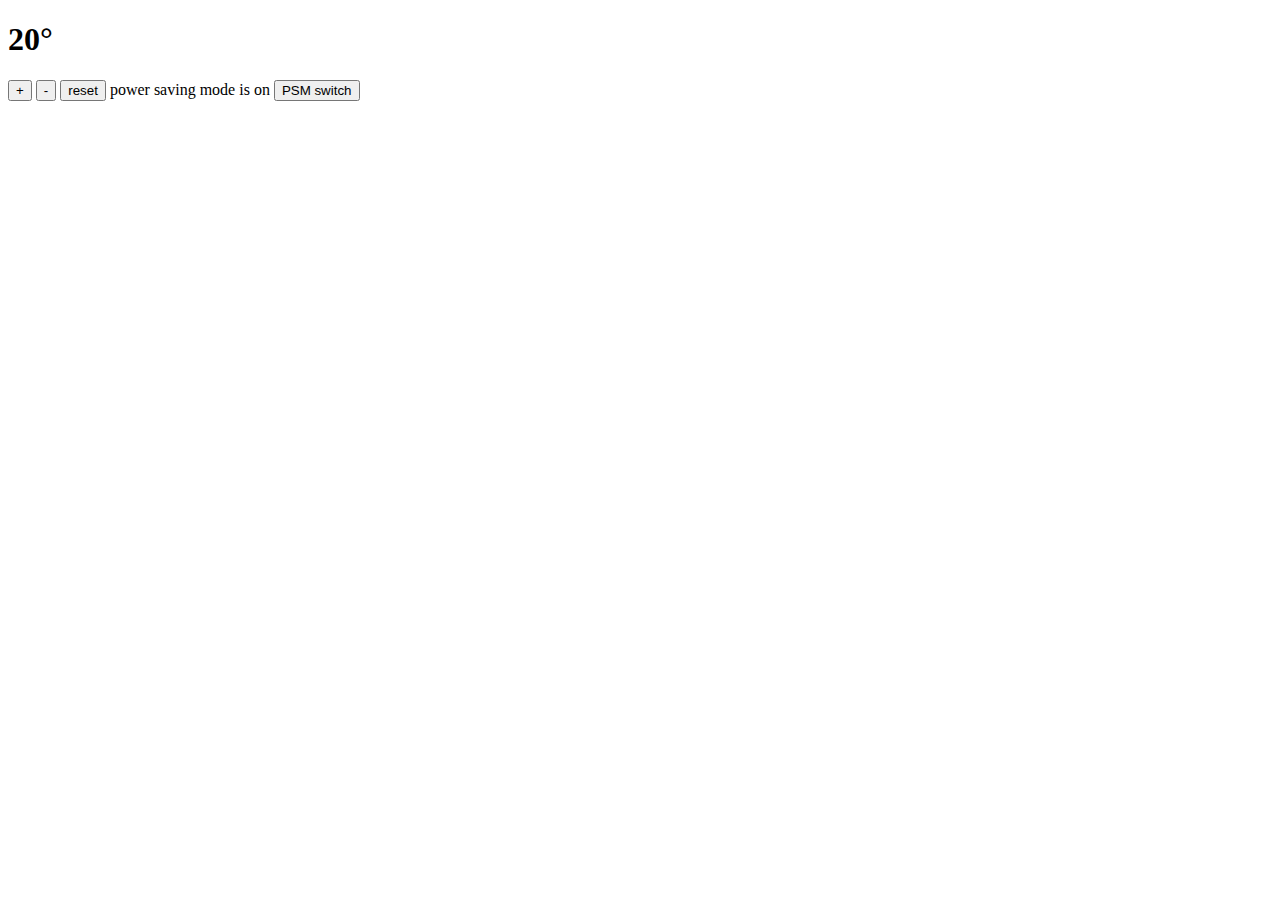
<file: index.html>
<!DOCTYPE html>
<html>
  <head>
    <title>Thermostat</title>
    <link rel="stylesheet" href="stylesheet.css">
  </head>
  <body>
    <section>
      <h1 id="thermostat-temperature"></h1>
      <p>
        <button id="temperature-up">+</button>
        <button id="temperature-down">-</button>
        <button id="temperature-reset">reset</button>
        power saving mode is <span id="power-saving-status">on</span>
        <button id="powersaving-switch"> PSM switch </button>
      </p>
    </section>
    <script src="src/jquery-3.6.0.min.js"></script>
    <script src="src/thermostat.js"></script>
    <script src="src/interface.js"></script>

  </body>
</html>
</file>
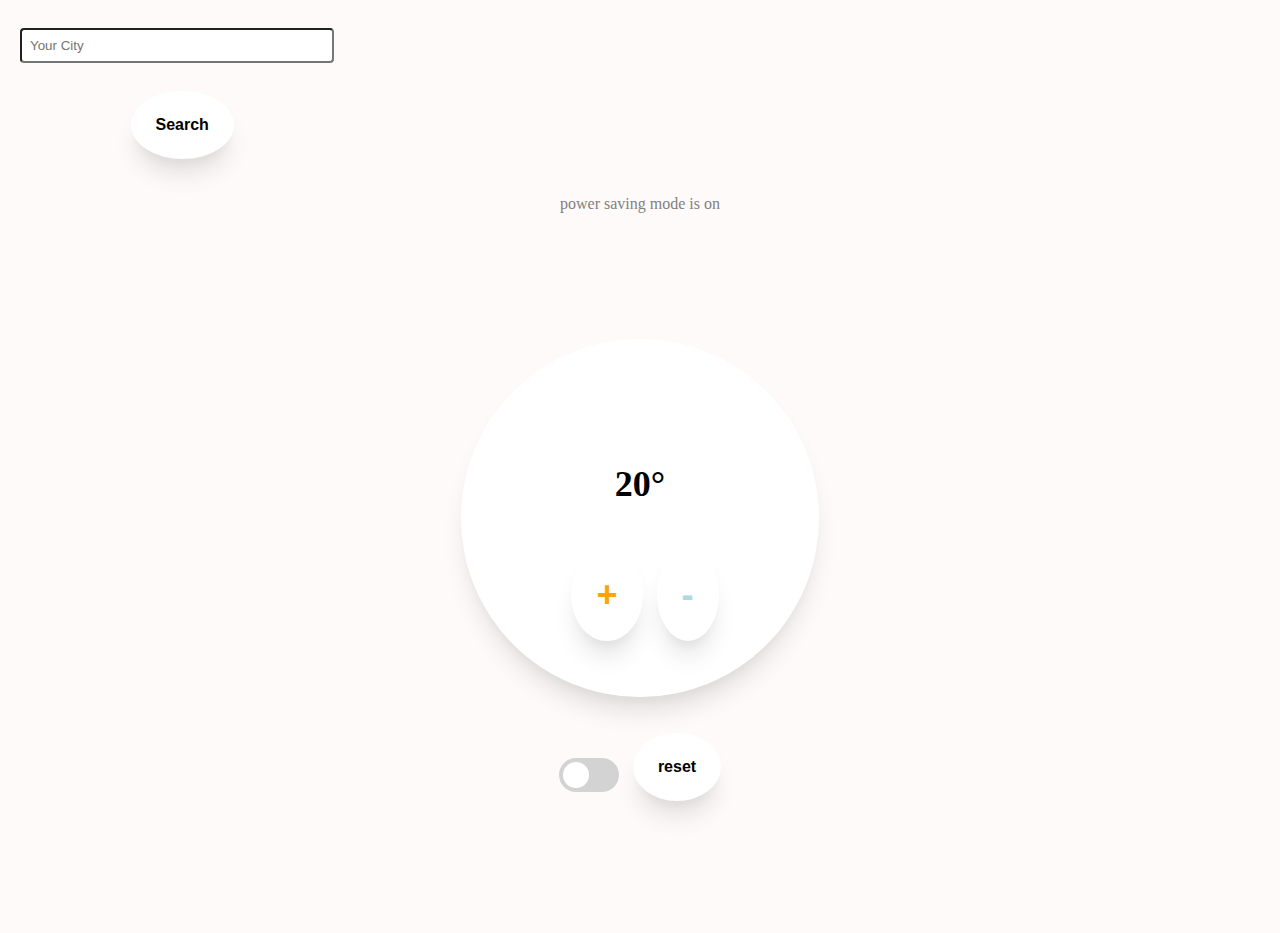
<file: thermostatly.js-master/index.html>
<!DOCTYPE html>
<html>
  <head>
    <title>Thermostat</title>
    <link rel="stylesheet" href="stylesheet.css">
    <meta charset="utf-8" />
  </head>
  <body>

    <form>
      <input type="text" name="select-city" id="select-city" placeholder="Your City">
      <input type="submit" name="select-city-submit" id="select-city-submit" value="Search">
    </form>
      <p style="color: grey" >power saving mode is <span id="power-saving-status">on</span></p>
    <section class="thermostat-wrapper">


    <section class="thermostat-body">
      <h1 id="thermostat-temperature" style="font-size:36px"></h1>

      <p>
        <button id="temperature-up">+</button>
        <button id="temperature-down">-</button>
      </p>
    </section>

        <p>
          <label class="switch">
            <input type="checkbox" id="checkbox">
            <span class="slider round"></span>
         </label>
         <button id="temperature-reset">reset</button>
        </p>

      <section class="weather-wrapper">
        <span id="current-city"></span> <span id="current-temperature"></span>

      </section>

    </section>
      <script src="src/env.js"></script>
    <script src="src/jquery-3.6.0.min.js"></script>
    <script src="src/thermostat.js"></script>
    <script src="src/interface.js"></script>

  </body>
</html>
</file>
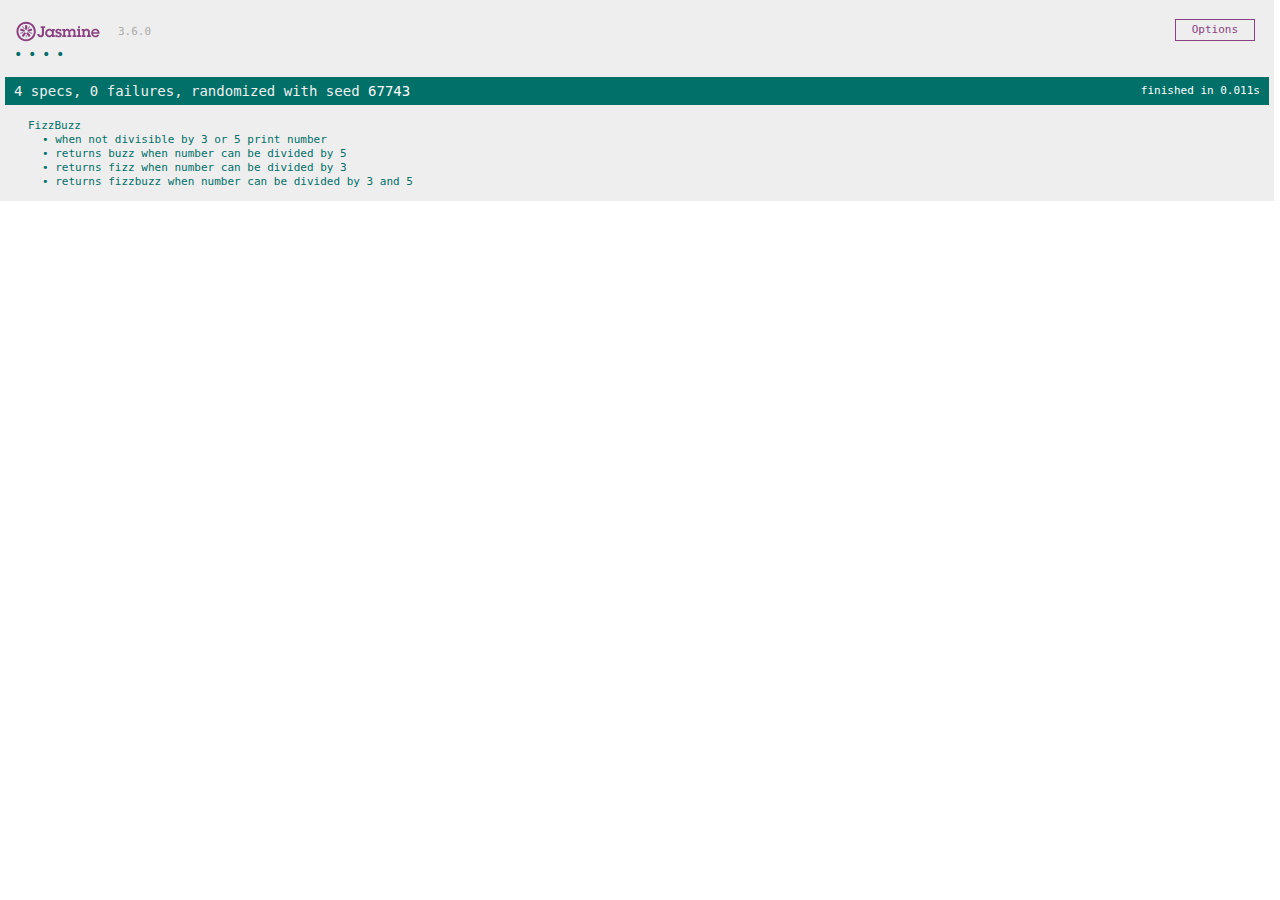
<file: SpecRunner.html>
<!DOCTYPE html>
<html>
<head>
  <meta charset="utf-8">
  <title>Jasmine Spec Runner v3.6.0</title>

  <link rel="shortcut icon" type="image/png" href="lib/jasmine-3.6.0/jasmine_favicon.png">
  <link rel="stylesheet" href="lib/jasmine-3.6.0/jasmine.css">

  <script src="lib/jasmine-3.6.0/jasmine.js"></script>
  <script src="lib/jasmine-3.6.0/jasmine-html.js"></script>
  <script src="lib/jasmine-3.6.0/boot.js"></script>

  <!-- include source files here... -->
  <script src="src/fizzBuzz.js"></script>
  

  <!-- include spec files here... -->
  <script src="spec/fizzBuzzSpec.js"></script>

</head>

<body>
</body>
</html>
</file>
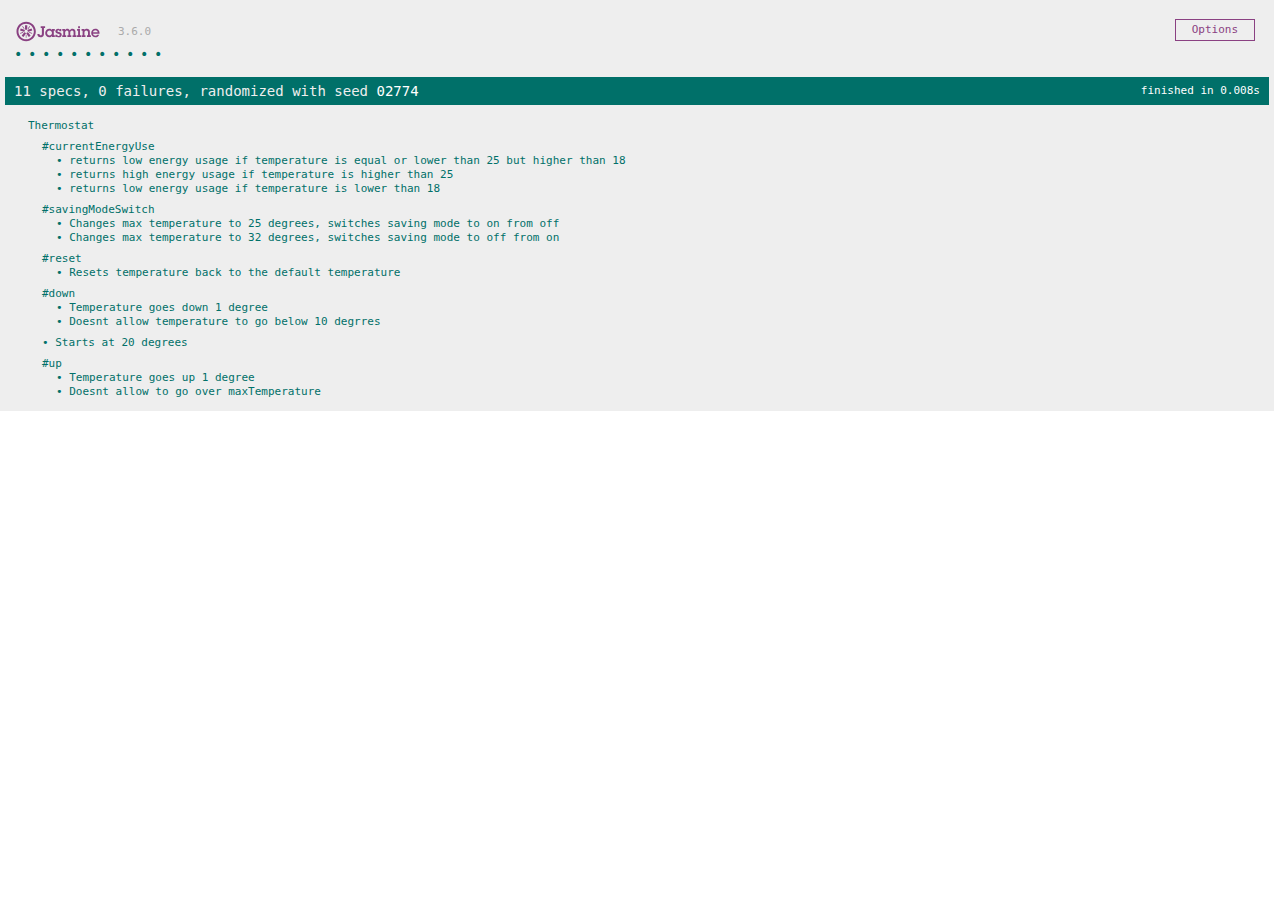
<file: thermostatly.js-master/SpecRunner.html>
<!DOCTYPE html>
<html>
<head>
  <meta charset="utf-8">
  <title>Jasmine Spec Runner v3.6.0</title>

  <link rel="shortcut icon" type="image/png" href="lib/jasmine-3.6.0/jasmine_favicon.png">
  <link rel="stylesheet" href="lib/jasmine-3.6.0/jasmine.css">

  <script src="lib/jasmine-3.6.0/jasmine.js"></script>
  <script src="lib/jasmine-3.6.0/jasmine-html.js"></script>
  <script src="lib/jasmine-3.6.0/boot.js"></script>

  <!-- include source files here... -->
  <script src="src/thermostat.js"></script>


  <!-- include spec files here... -->
  <script src="spec/thermostatSpec.js"></script>

</head>

<body>
</body>
</html>
</file>
<file: stylesheet.css>
.low-usage {
  color: green;
}

.medium-usage {
  color: black;
}

.high-usage {
  color: red;
}
</file>
<file: thermostatly.js-master/stylesheet.css>
body {
  margin:auto;
  display: flex;
  flex-direction: column;
  align-items: center;
  text-align: center;
  background-color: snow;
}

.thermostat-wrapper{
  margin:auto;
  display: flex;
  flex-direction: column;
  align-items: center;
  text-align: center;
  margin-top: 110px;
}

.thermostat-body {
  background-color: white;
  padding-top: 100px;
  padding-bottom: 40px;
  padding-left: 100px;
  padding-right: 100px;
  border-radius: 50%; /* the magic */
 -moz-border-radius: 50%;
 -webkit-border-radius: 50%;
 -webkit-box-shadow: 1px 5px 15px 3px rgba(0,0,0,0.41);
  box-shadow: 0 20px 25px -5px rgba(0, 0, 0, 0.1),
   0 10px 10px -5px rgba(0, 0, 0, 0.04);
}

#temperature-up , #temperature-down , #temperature-reset , #select-city-submit{
    padding: 25px;
    border-radius: 50%;
    background-color: white;
    -webkit-box-shadow: 1px 5px 15px 3px rgba(0,0,0,0.41);
    box-shadow: 0 20px 25px -5px rgba(0, 0, 0, 0.1),
    0 10px 10px -5px rgba(0, 0, 0, 0.04);
    border: none;
    margin-left: 10px;
    font-weight: bold;
    margin-top: 20px;
}

#temperature-up {
  font-size: 36px;
  color:orange;
}

#temperature-down{
  font-size:36px;
  color:lightblue;
}

#temperature-reset , #select-city-submit {

  font-size: 16px;
}

#current-city, #current-temperature {
  padding: 40px;
  font-size: 32px;
  font-weight: bold;
}

.weather-wrapper {
  margin-top: 40px;
  color: grey;
}

form {
  align-self: start;
  margin: 20px;
}

.low-usage {
  color: green;
}

.medium-usage {
  color: black;
}

.high-usage {
  color: orange;
}

/* power saving switch */
.switch {
  position: relative;
  display: inline-block;
  width: 60px;
  height: 34px;
}

.switch input {
  opacity: 0;
  width: 0;
  height: 0;
}

.slider {
  position: absolute;
  cursor: pointer;
  top: 0;
  left: 0;
  right: 0;
  bottom: 0;
  background-color: lightgrey;
  transition: .4s;
}

.slider:before {
  position: absolute;
  content: "";
  height: 26px;
  width: 26px;
  left: 4px;
  bottom: 4px;
  background-color: white;
  transition: .4s;
}

input:checked + .slider {
  background-color: $blue;
}

input:focus + .slider {
  box-shadow: 0 0 0 4px rgba(21, 156, 228, 0.7);
  outline: none;
}

input:checked + .slider:before {
  transform: translateX(26px);
}

.slider.round {
  border-radius: 34px;
}

.slider.round:before {
  border-radius: 50%;
}


input[type=text]{
    width:100%;
    border:2px solid #lightgrey;
    border-radius:4px;
    margin:8px 0;
    outline:none;
    padding:8px;
    box-sizing:border-box;
    transition:.3s;
  }

  input[type=text]:focus{
    border-color:pink;
    box-shadow:0 0 8px 0 orange;
  }
</file>
<file: lib/jasmine-3.6.0/jasmine.css>
@charset "UTF-8";
body { overflow-y: scroll; }

.jasmine_html-reporter { width: 100%; background-color: #eee; padding: 5px; margin: -8px; font-size: 11px; font-family: Monaco, "Lucida Console", monospace; line-height: 14px; color: #333; }

.jasmine_html-reporter a { text-decoration: none; }

.jasmine_html-reporter a:hover { text-decoration: underline; }

.jasmine_html-reporter p, .jasmine_html-reporter h1, .jasmine_html-reporter h2, .jasmine_html-reporter h3, .jasmine_html-reporter h4, .jasmine_html-reporter h5, .jasmine_html-reporter h6 { margin: 0; line-height: 14px; }

.jasmine_html-reporter .jasmine-banner, .jasmine_html-reporter .jasmine-symbol-summary, .jasmine_html-reporter .jasmine-summary, .jasmine_html-reporter .jasmine-result-message, .jasmine_html-reporter .jasmine-spec .jasmine-description, .jasmine_html-reporter .jasmine-spec-detail .jasmine-description, .jasmine_html-reporter .jasmine-alert .jasmine-bar, .jasmine_html-reporter .jasmine-stack-trace { padding-left: 9px; padding-right: 9px; }

.jasmine_html-reporter .jasmine-banner { position: relative; }

.jasmine_html-reporter .jasmine-banner .jasmine-title { background: url("[data-uri]") no-repeat; background: url("[data-uri]") no-repeat, none; -moz-background-size: 100%; -o-background-size: 100%; -webkit-background-size: 100%; background-size: 100%; display: block; float: left; width: 90px; height: 25px; }

.jasmine_html-reporter .jasmine-banner .jasmine-version { margin-left: 14px; position: relative; top: 6px; }

.jasmine_html-reporter #jasmine_content { position: fixed; right: 100%; }

.jasmine_html-reporter .jasmine-version { color: #aaa; }

.jasmine_html-reporter .jasmine-banner { margin-top: 14px; }

.jasmine_html-reporter .jasmine-duration { color: #fff; float: right; line-height: 28px; padding-right: 9px; }

.jasmine_html-reporter .jasmine-symbol-summary { overflow: hidden; margin: 14px 0; }

.jasmine_html-reporter .jasmine-symbol-summary li { display: inline-block; height: 10px; width: 14px; font-size: 16px; }

.jasmine_html-reporter .jasmine-symbol-summary li.jasmine-passed { font-size: 14px; }

.jasmine_html-reporter .jasmine-symbol-summary li.jasmine-passed:before { color: #007069; content: "•"; }

.jasmine_html-reporter .jasmine-symbol-summary li.jasmine-failed { line-height: 9px; }

.jasmine_html-reporter .jasmine-symbol-summary li.jasmine-failed:before { color: #ca3a11; content: "×"; font-weight: bold; margin-left: -1px; }

.jasmine_html-reporter .jasmine-symbol-summary li.jasmine-excluded { font-size: 14px; }

.jasmine_html-reporter .jasmine-symbol-summary li.jasmine-excluded:before { color: #bababa; content: "•"; }

.jasmine_html-reporter .jasmine-symbol-summary li.jasmine-excluded-no-display { font-size: 14px; display: none; }

.jasmine_html-reporter .jasmine-symbol-summary li.jasmine-pending { line-height: 17px; }

.jasmine_html-reporter .jasmine-symbol-summary li.jasmine-pending:before { color: #ba9d37; content: "*"; }

.jasmine_html-reporter .jasmine-symbol-summary li.jasmine-empty { font-size: 14px; }

.jasmine_html-reporter .jasmine-symbol-summary li.jasmine-empty:before { color: #ba9d37; content: "•"; }

.jasmine_html-reporter .jasmine-run-options { float: right; margin-right: 5px; border: 1px solid #8a4182; color: #8a4182; position: relative; line-height: 20px; }

.jasmine_html-reporter .jasmine-run-options .jasmine-trigger { cursor: pointer; padding: 8px 16px; }

.jasmine_html-reporter .jasmine-run-options .jasmine-payload { position: absolute; display: none; right: -1px; border: 1px solid #8a4182; background-color: #eee; white-space: nowrap; padding: 4px 8px; }

.jasmine_html-reporter .jasmine-run-options .jasmine-payload.jasmine-open { display: block; }

.jasmine_html-reporter .jasmine-bar { line-height: 28px; font-size: 14px; display: block; color: #eee; }

.jasmine_html-reporter .jasmine-bar.jasmine-failed, .jasmine_html-reporter .jasmine-bar.jasmine-errored { background-color: #ca3a11; border-bottom: 1px solid #eee; }

.jasmine_html-reporter .jasmine-bar.jasmine-passed { background-color: #007069; }

.jasmine_html-reporter .jasmine-bar.jasmine-incomplete { background-color: #bababa; }

.jasmine_html-reporter .jasmine-bar.jasmine-skipped { background-color: #bababa; }

.jasmine_html-reporter .jasmine-bar.jasmine-warning { background-color: #ba9d37; color: #333; }

.jasmine_html-reporter .jasmine-bar.jasmine-menu { background-color: #fff; color: #aaa; }

.jasmine_html-reporter .jasmine-bar.jasmine-menu a { color: #333; }

.jasmine_html-reporter .jasmine-bar a { color: white; }

.jasmine_html-reporter.jasmine-spec-list .jasmine-bar.jasmine-menu.jasmine-failure-list, .jasmine_html-reporter.jasmine-spec-list .jasmine-results .jasmine-failures { display: none; }

.jasmine_html-reporter.jasmine-failure-list .jasmine-bar.jasmine-menu.jasmine-spec-list, .jasmine_html-reporter.jasmine-failure-list .jasmine-summary { display: none; }

.jasmine_html-reporter .jasmine-results { margin-top: 14px; }

.jasmine_html-reporter .jasmine-summary { margin-top: 14px; }

.jasmine_html-reporter .jasmine-summary ul { list-style-type: none; margin-left: 14px; padding-top: 0; padding-left: 0; }

.jasmine_html-reporter .jasmine-summary ul.jasmine-suite { margin-top: 7px; margin-bottom: 7px; }

.jasmine_html-reporter .jasmine-summary li.jasmine-passed a { color: #007069; }

.jasmine_html-reporter .jasmine-summary li.jasmine-failed a { color: #ca3a11; }

.jasmine_html-reporter .jasmine-summary li.jasmine-empty a { color: #ba9d37; }

.jasmine_html-reporter .jasmine-summary li.jasmine-pending a { color: #ba9d37; }

.jasmine_html-reporter .jasmine-summary li.jasmine-excluded a { color: #bababa; }

.jasmine_html-reporter .jasmine-specs li.jasmine-passed a:before { content: "• "; }

.jasmine_html-reporter .jasmine-specs li.jasmine-failed a:before { content: "× "; }

.jasmine_html-reporter .jasmine-specs li.jasmine-empty a:before { content: "* "; }

.jasmine_html-reporter .jasmine-specs li.jasmine-pending a:before { content: "• "; }

.jasmine_html-reporter .jasmine-specs li.jasmine-excluded a:before { content: "• "; }

.jasmine_html-reporter .jasmine-description + .jasmine-suite { margin-top: 0; }

.jasmine_html-reporter .jasmine-suite { margin-top: 14px; }

.jasmine_html-reporter .jasmine-suite a { color: #333; }

.jasmine_html-reporter .jasmine-failures .jasmine-spec-detail { margin-bottom: 28px; }

.jasmine_html-reporter .jasmine-failures .jasmine-spec-detail .jasmine-description { background-color: #ca3a11; color: white; }

.jasmine_html-reporter .jasmine-failures .jasmine-spec-detail .jasmine-description a { color: white; }

.jasmine_html-reporter .jasmine-result-message { padding-top: 14px; color: #333; white-space: pre-wrap; }

.jasmine_html-reporter .jasmine-result-message span.jasmine-result { display: block; }

.jasmine_html-reporter .jasmine-stack-trace { margin: 5px 0 0 0; max-height: 224px; overflow: auto; line-height: 18px; color: #666; border: 1px solid #ddd; background: white; white-space: pre; }
</file>
<file: thermostatly.js-master/lib/jasmine-3.6.0/jasmine.css>
@charset "UTF-8";
body { overflow-y: scroll; }

.jasmine_html-reporter { width: 100%; background-color: #eee; padding: 5px; margin: -8px; font-size: 11px; font-family: Monaco, "Lucida Console", monospace; line-height: 14px; color: #333; }

.jasmine_html-reporter a { text-decoration: none; }

.jasmine_html-reporter a:hover { text-decoration: underline; }

.jasmine_html-reporter p, .jasmine_html-reporter h1, .jasmine_html-reporter h2, .jasmine_html-reporter h3, .jasmine_html-reporter h4, .jasmine_html-reporter h5, .jasmine_html-reporter h6 { margin: 0; line-height: 14px; }

.jasmine_html-reporter .jasmine-banner, .jasmine_html-reporter .jasmine-symbol-summary, .jasmine_html-reporter .jasmine-summary, .jasmine_html-reporter .jasmine-result-message, .jasmine_html-reporter .jasmine-spec .jasmine-description, .jasmine_html-reporter .jasmine-spec-detail .jasmine-description, .jasmine_html-reporter .jasmine-alert .jasmine-bar, .jasmine_html-reporter .jasmine-stack-trace { padding-left: 9px; padding-right: 9px; }

.jasmine_html-reporter .jasmine-banner { position: relative; }

.jasmine_html-reporter .jasmine-banner .jasmine-title { background: url("[data-uri]") no-repeat; background: url("[data-uri]") no-repeat, none; -moz-background-size: 100%; -o-background-size: 100%; -webkit-background-size: 100%; background-size: 100%; display: block; float: left; width: 90px; height: 25px; }

.jasmine_html-reporter .jasmine-banner .jasmine-version { margin-left: 14px; position: relative; top: 6px; }

.jasmine_html-reporter #jasmine_content { position: fixed; right: 100%; }

.jasmine_html-reporter .jasmine-version { color: #aaa; }

.jasmine_html-reporter .jasmine-banner { margin-top: 14px; }

.jasmine_html-reporter .jasmine-duration { color: #fff; float: right; line-height: 28px; padding-right: 9px; }

.jasmine_html-reporter .jasmine-symbol-summary { overflow: hidden; margin: 14px 0; }

.jasmine_html-reporter .jasmine-symbol-summary li { display: inline-block; height: 10px; width: 14px; font-size: 16px; }

.jasmine_html-reporter .jasmine-symbol-summary li.jasmine-passed { font-size: 14px; }

.jasmine_html-reporter .jasmine-symbol-summary li.jasmine-passed:before { color: #007069; content: "•"; }

.jasmine_html-reporter .jasmine-symbol-summary li.jasmine-failed { line-height: 9px; }

.jasmine_html-reporter .jasmine-symbol-summary li.jasmine-failed:before { color: #ca3a11; content: "×"; font-weight: bold; margin-left: -1px; }

.jasmine_html-reporter .jasmine-symbol-summary li.jasmine-excluded { font-size: 14px; }

.jasmine_html-reporter .jasmine-symbol-summary li.jasmine-excluded:before { color: #bababa; content: "•"; }

.jasmine_html-reporter .jasmine-symbol-summary li.jasmine-excluded-no-display { font-size: 14px; display: none; }

.jasmine_html-reporter .jasmine-symbol-summary li.jasmine-pending { line-height: 17px; }

.jasmine_html-reporter .jasmine-symbol-summary li.jasmine-pending:before { color: #ba9d37; content: "*"; }

.jasmine_html-reporter .jasmine-symbol-summary li.jasmine-empty { font-size: 14px; }

.jasmine_html-reporter .jasmine-symbol-summary li.jasmine-empty:before { color: #ba9d37; content: "•"; }

.jasmine_html-reporter .jasmine-run-options { float: right; margin-right: 5px; border: 1px solid #8a4182; color: #8a4182; position: relative; line-height: 20px; }

.jasmine_html-reporter .jasmine-run-options .jasmine-trigger { cursor: pointer; padding: 8px 16px; }

.jasmine_html-reporter .jasmine-run-options .jasmine-payload { position: absolute; display: none; right: -1px; border: 1px solid #8a4182; background-color: #eee; white-space: nowrap; padding: 4px 8px; }

.jasmine_html-reporter .jasmine-run-options .jasmine-payload.jasmine-open { display: block; }

.jasmine_html-reporter .jasmine-bar { line-height: 28px; font-size: 14px; display: block; color: #eee; }

.jasmine_html-reporter .jasmine-bar.jasmine-failed, .jasmine_html-reporter .jasmine-bar.jasmine-errored { background-color: #ca3a11; border-bottom: 1px solid #eee; }

.jasmine_html-reporter .jasmine-bar.jasmine-passed { background-color: #007069; }

.jasmine_html-reporter .jasmine-bar.jasmine-incomplete { background-color: #bababa; }

.jasmine_html-reporter .jasmine-bar.jasmine-skipped { background-color: #bababa; }

.jasmine_html-reporter .jasmine-bar.jasmine-warning { background-color: #ba9d37; color: #333; }

.jasmine_html-reporter .jasmine-bar.jasmine-menu { background-color: #fff; color: #aaa; }

.jasmine_html-reporter .jasmine-bar.jasmine-menu a { color: #333; }

.jasmine_html-reporter .jasmine-bar a { color: white; }

.jasmine_html-reporter.jasmine-spec-list .jasmine-bar.jasmine-menu.jasmine-failure-list, .jasmine_html-reporter.jasmine-spec-list .jasmine-results .jasmine-failures { display: none; }

.jasmine_html-reporter.jasmine-failure-list .jasmine-bar.jasmine-menu.jasmine-spec-list, .jasmine_html-reporter.jasmine-failure-list .jasmine-summary { display: none; }

.jasmine_html-reporter .jasmine-results { margin-top: 14px; }

.jasmine_html-reporter .jasmine-summary { margin-top: 14px; }

.jasmine_html-reporter .jasmine-summary ul { list-style-type: none; margin-left: 14px; padding-top: 0; padding-left: 0; }

.jasmine_html-reporter .jasmine-summary ul.jasmine-suite { margin-top: 7px; margin-bottom: 7px; }

.jasmine_html-reporter .jasmine-summary li.jasmine-passed a { color: #007069; }

.jasmine_html-reporter .jasmine-summary li.jasmine-failed a { color: #ca3a11; }

.jasmine_html-reporter .jasmine-summary li.jasmine-empty a { color: #ba9d37; }

.jasmine_html-reporter .jasmine-summary li.jasmine-pending a { color: #ba9d37; }

.jasmine_html-reporter .jasmine-summary li.jasmine-excluded a { color: #bababa; }

.jasmine_html-reporter .jasmine-specs li.jasmine-passed a:before { content: "• "; }

.jasmine_html-reporter .jasmine-specs li.jasmine-failed a:before { content: "× "; }

.jasmine_html-reporter .jasmine-specs li.jasmine-empty a:before { content: "* "; }

.jasmine_html-reporter .jasmine-specs li.jasmine-pending a:before { content: "• "; }

.jasmine_html-reporter .jasmine-specs li.jasmine-excluded a:before { content: "• "; }

.jasmine_html-reporter .jasmine-description + .jasmine-suite { margin-top: 0; }

.jasmine_html-reporter .jasmine-suite { margin-top: 14px; }

.jasmine_html-reporter .jasmine-suite a { color: #333; }

.jasmine_html-reporter .jasmine-failures .jasmine-spec-detail { margin-bottom: 28px; }

.jasmine_html-reporter .jasmine-failures .jasmine-spec-detail .jasmine-description { background-color: #ca3a11; color: white; }

.jasmine_html-reporter .jasmine-failures .jasmine-spec-detail .jasmine-description a { color: white; }

.jasmine_html-reporter .jasmine-result-message { padding-top: 14px; color: #333; white-space: pre-wrap; }

.jasmine_html-reporter .jasmine-result-message span.jasmine-result { display: block; }

.jasmine_html-reporter .jasmine-stack-trace { margin: 5px 0 0 0; max-height: 224px; overflow: auto; line-height: 18px; color: #666; border: 1px solid #ddd; background: white; white-space: pre; }
</file>
